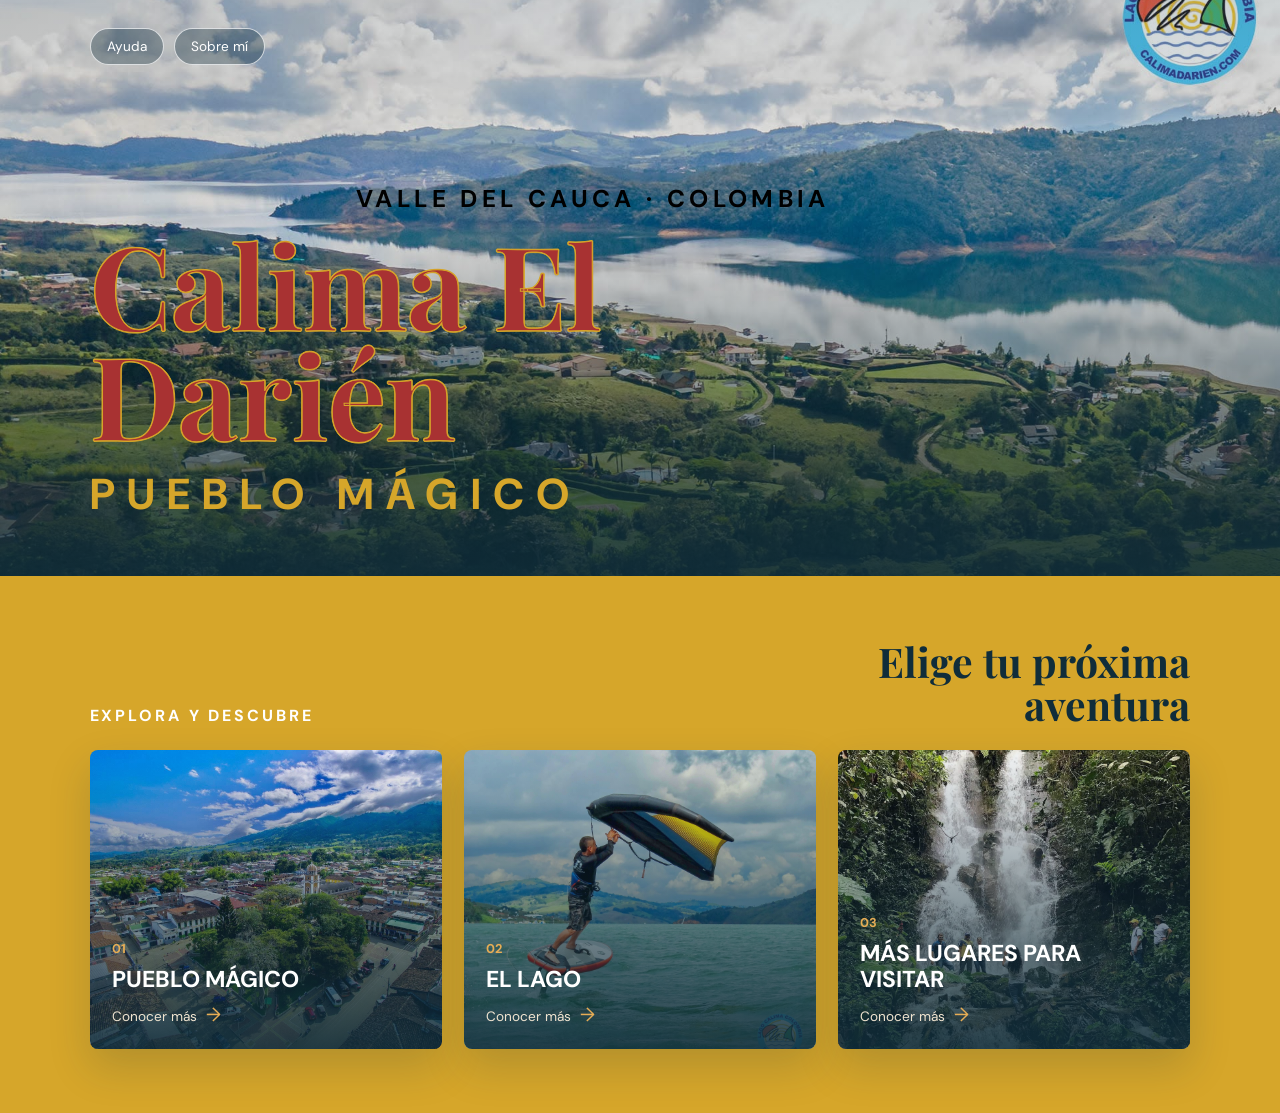
<file: index.html>
<!DOCTYPE html>
<html lang="es">
<head>
	<meta charset="UTF-8">
	<meta name="viewport" content="width=device-width, initial-scale=1.0">
	<meta name="description" content="Descubre Calima El Darién, Pueblo Mágico del Valle del Cauca.">
	<title>Calima El Darién | Pueblo Mágico</title>
	<link rel="preconnect" href="https://fonts.googleapis.com">
	<link rel="preconnect" href="https://fonts.gstatic.com" crossorigin>
	<link href="https://fonts.googleapis.com/css2?family=DM+Sans:wght@400;500;700&family=Playfair+Display:wght@600;700&display=swap" rel="stylesheet">
	<link rel="stylesheet" href="style.css">
</head>
<body>
	<main class="inicio">
		<section class="hero" aria-labelledby="titulo-principal">
			<nav class="navegacion" aria-label="Navegación principal">
				<a href="ayuda.html">Ayuda</a>
				<a href="perfil.html">Sobre mí</a>
			</nav>

			<div class="hero-contenido">
				<p class="etiqueta">Valle del Cauca · Colombia</p>
				<h1 id="titulo-principal">Calima El Darién</h1>
				<p class="hero-subtitulo">PUEBLO MÁGICO</p>
			</div>
		</section>

		<section class="destinos" aria-labelledby="titulo-destinos">
			<div class="seccion-intro">
				<p class="seccion-etiqueta">Explora y descubre</p>
				<h2 id="titulo-destinos">Elige tu próxima aventura</h2>
			</div>

			<div class="tarjetas">
				<a class="tarjeta tarjeta-pueblo" href="pueblomagico.html">
					<span class="tarjeta-capa"></span>
					<span class="tarjeta-contenido">
						<span class="tarjeta-numero">01</span>
						<span class="tarjeta-titulo">PUEBLO MÁGICO</span>
						<span class="tarjeta-enlace">Conocer más <span aria-hidden="true">→</span></span>
					</span>
				</a>
				<a class="tarjeta tarjeta-lago" href="lago.html">
					<span class="tarjeta-capa"></span>
					<span class="tarjeta-contenido">
						<span class="tarjeta-numero">02</span>
						<span class="tarjeta-titulo">EL LAGO</span>
						<span class="tarjeta-enlace">Conocer más <span aria-hidden="true">→</span></span>
					</span>
				</a>
				<a class="tarjeta tarjeta-lugares" href="maslugares.html">
					<span class="tarjeta-capa"></span>
					<span class="tarjeta-contenido">
						<span class="tarjeta-numero">03</span>
						<span class="tarjeta-titulo">MÁS LUGARES PARA VISITAR</span>
						<span class="tarjeta-enlace">Conocer más <span aria-hidden="true">→</span></span>
					</span>
				</a>
			</div>
		</section>
	</main>
</body>
</html>
</file>
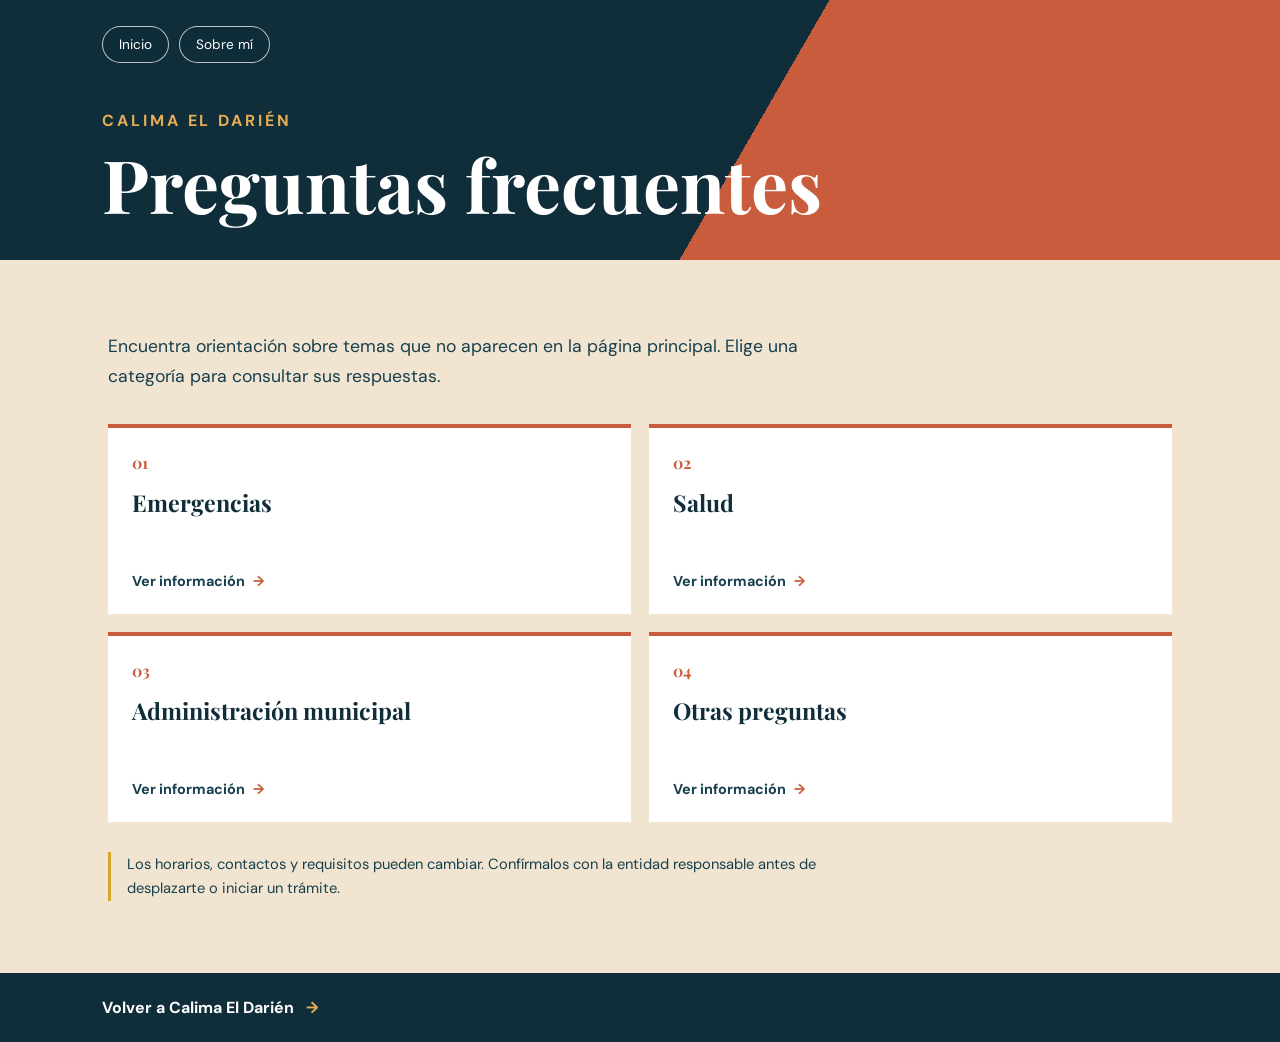
<file: ayuda.html>
<!DOCTYPE html>
<html lang="es">
<head>
	<meta charset="UTF-8">
	<meta name="viewport" content="width=device-width, initial-scale=1.0">
	<meta name="description" content="Resuelve tus dudas sobre emergencias, salud, trámites y servicios en Calima El Darién.">
	<title>Preguntas frecuentes | Calima El Darién</title>
	<link rel="preconnect" href="https://fonts.googleapis.com">
	<link rel="preconnect" href="https://fonts.gstatic.com" crossorigin>
	<link href="https://fonts.googleapis.com/css2?family=DM+Sans:wght@400;500;700&family=Playfair+Display:wght@600;700&display=swap" rel="stylesheet">
	<link rel="stylesheet" href="style.css">
</head>
<body class="pagina-ayuda">
	<header class="ayuda-cabecera">
		<nav class="navegacion ayuda-navegacion" aria-label="Navegación principal">
			<a href="index.html">Inicio</a>
			<a href="perfil.html">Sobre mí</a>
		</nav>
		<div class="ayuda-titulo">
			<p class="seccion-etiqueta">Calima El Darién</p>
			<h1>Preguntas frecuentes</h1>
		</div>
	</header>

	<main class="ayuda-principal">
		<p class="ayuda-intro">Encuentra orientación sobre temas que no aparecen en la página principal. Elige una categoría para consultar sus respuestas.</p>
		<nav class="ayuda-categorias" aria-label="Categorías de preguntas frecuentes">
			<a class="ayuda-categoria" href="EMERGENCIAS.html">
				<span class="ayuda-numero">01</span>
				<span class="ayuda-categoria-titulo">Emergencias</span>
				<span class="ayuda-enlace">Ver información <span aria-hidden="true">→</span></span>
			</a>
			<a class="ayuda-categoria" href="SALUD.html">
				<span class="ayuda-numero">02</span>
				<span class="ayuda-categoria-titulo">Salud</span>
				<span class="ayuda-enlace">Ver información <span aria-hidden="true">→</span></span>
			</a>
			<a class="ayuda-categoria" href="MUNICIPIO.html">
				<span class="ayuda-numero">03</span>
				<span class="ayuda-categoria-titulo">Administración municipal</span>
				<span class="ayuda-enlace">Ver información <span aria-hidden="true">→</span></span>
			</a>
			<a class="ayuda-categoria" href="OTRASPREGUNTAS.html">
				<span class="ayuda-numero">04</span>
				<span class="ayuda-categoria-titulo">Otras preguntas</span>
				<span class="ayuda-enlace">Ver información <span aria-hidden="true">→</span></span>
			</a>
		</nav>
		<p class="ayuda-nota">Los horarios, contactos y requisitos pueden cambiar. Confírmalos con la entidad responsable antes de desplazarte o iniciar un trámite.</p>
	</main>

	<footer class="perfil-pie">
		<a href="index.html">Volver a Calima El Darién <span aria-hidden="true">→</span></a>
	</footer>
</body>
</html>
</file>
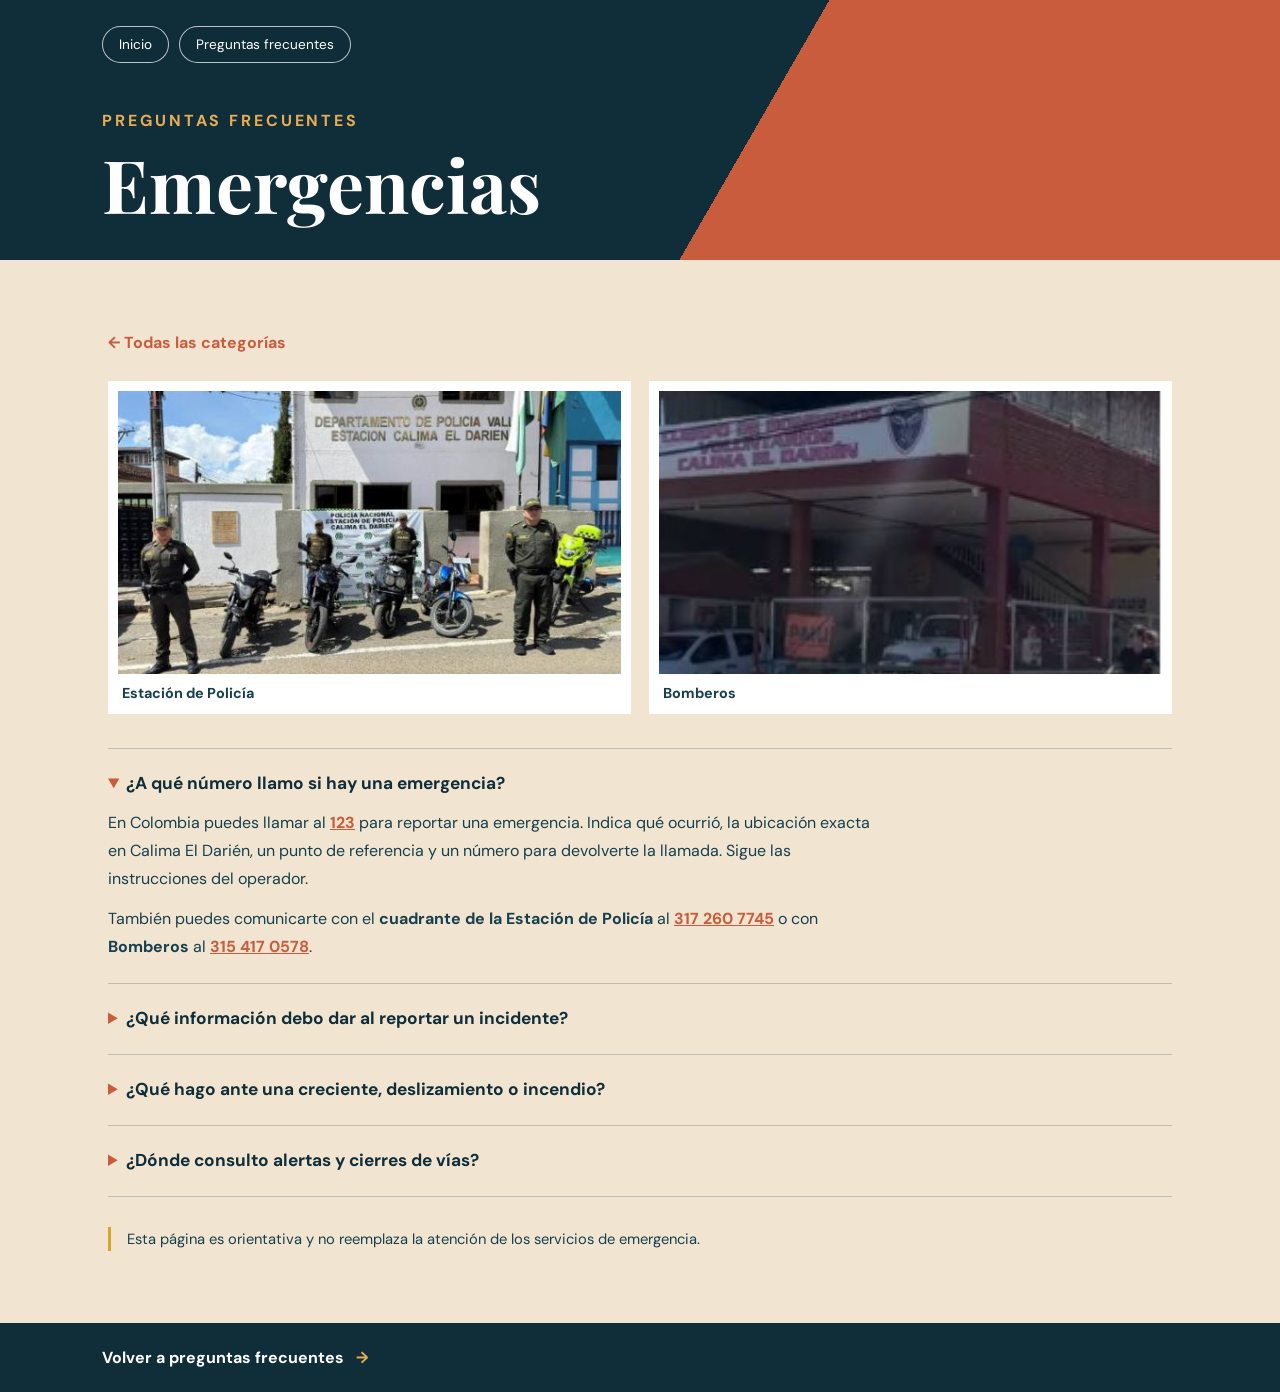
<file: EMERGENCIAS.html>
<!DOCTYPE html>
<html lang="es">
<head>
	<meta charset="UTF-8">
	<meta name="viewport" content="width=device-width, initial-scale=1.0">
	<meta name="description" content="Orientación para actuar ante emergencias en Calima El Darién.">
	<title>Emergencias | Calima El Darién</title>
	<link rel="preconnect" href="https://fonts.googleapis.com">
	<link rel="preconnect" href="https://fonts.gstatic.com" crossorigin>
	<link href="https://fonts.googleapis.com/css2?family=DM+Sans:wght@400;500;700&family=Playfair+Display:wght@600;700&display=swap" rel="stylesheet">
	<link rel="stylesheet" href="style.css">
</head>
<body class="pagina-ayuda">
	<header class="ayuda-cabecera">
		<nav class="navegacion ayuda-navegacion" aria-label="Navegación principal">
			<a href="index.html">Inicio</a>
			<a href="ayuda.html">Preguntas frecuentes</a>
		</nav>
		<div class="ayuda-titulo">
			<p class="seccion-etiqueta">Preguntas frecuentes</p>
			<h1>Emergencias</h1>
		</div>
	</header>
	<main class="ayuda-principal">
		<a class="faq-volver" href="ayuda.html">← Todas las categorías</a>
		<div class="ayuda-imagenes" aria-label="Servicios de emergencia de Calima El Darién">
			<figure class="ayuda-imagen-ficha">
				<img src="IMG/POLICIA.jpg" alt="Estación de Policía de Calima El Darién">
				<figcaption>Estación de Policía</figcaption>
			</figure>
			<figure class="ayuda-imagen-ficha">
				<img src="IMG/BOMBEROS.PNG" alt="Servicio de Bomberos de Calima El Darién">
				<figcaption>Bomberos</figcaption>
			</figure>
		</div>
		<section class="faq-lista" aria-label="Preguntas frecuentes sobre emergencias">
			<details class="faq-item" open>
				<summary>¿A qué número llamo si hay una emergencia?</summary>
				<p>En Colombia puedes llamar al <a href="tel:123">123</a> para reportar una emergencia. Indica qué ocurrió, la ubicación exacta en Calima El Darién, un punto de referencia y un número para devolverte la llamada. Sigue las instrucciones del operador.</p>
				<p>También puedes comunicarte con el <strong>cuadrante de la Estación de Policía</strong> al <a href="tel:3172607745">317 260 7745</a> o con <strong>Bomberos</strong> al <a href="tel:3154170578">315 417 0578</a>.</p>
			</details>
			<details class="faq-item">
				<summary>¿Qué información debo dar al reportar un incidente?</summary>
				<p>Describe el tipo de incidente, cuántas personas podrían necesitar ayuda, si hay riesgos adicionales y cómo llegar al lugar. No cuelgues hasta que el operador te lo indique y evita difundir datos sin confirmar.</p>
			</details>
			<details class="faq-item">
				<summary>¿Qué hago ante una creciente, deslizamiento o incendio?</summary>
				<p>Aléjate de la zona de riesgo y dirígete a un lugar seguro sin cruzar corrientes de agua ni acercarte al fuego. Llama al 123 y atiende las indicaciones de las autoridades. No regreses al área hasta que confirmen que es seguro.</p>
			</details>
			<details class="faq-item">
				<summary>¿Dónde consulto alertas y cierres de vías?</summary>
				<p>Consulta los avisos de la Alcaldía de Calima El Darién y de las autoridades de gestión del riesgo o tránsito. Antes de viajar, confirma el estado de la ruta por canales oficiales; las condiciones pueden cambiar rápidamente.</p>
			</details>
		</section>
		<p class="ayuda-nota">Esta página es orientativa y no reemplaza la atención de los servicios de emergencia.</p>
	</main>
	<footer class="perfil-pie"><a href="ayuda.html">Volver a preguntas frecuentes <span aria-hidden="true">→</span></a></footer>
</body>
</html>
</file>
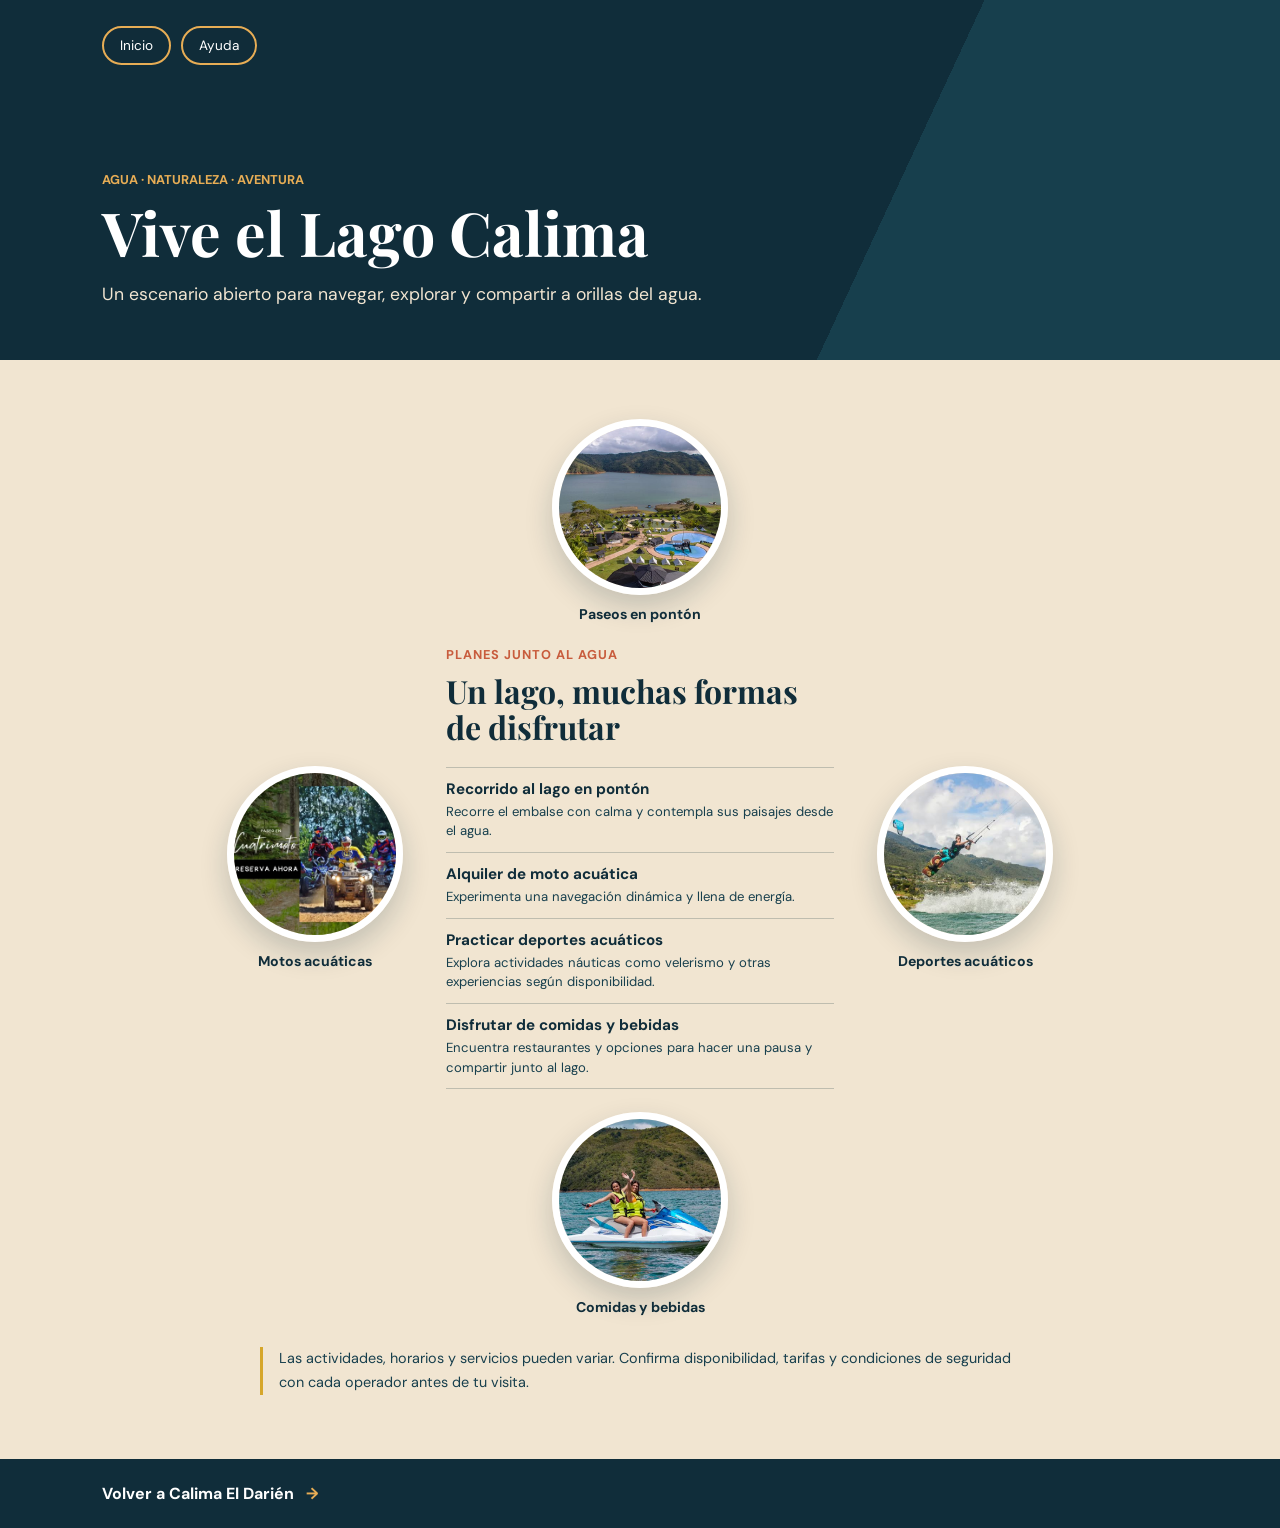
<file: lago.html>
<!DOCTYPE html>
<html lang="es">
<head>
	<meta charset="UTF-8">
	<meta name="viewport" content="width=device-width, initial-scale=1.0">
	<meta name="description" content="Disfruta paseos en pontón, deportes acuáticos, motos acuáticas y gastronomía junto al Lago Calima.">
	<title>Experiencias en el Lago Calima</title>
	<link rel="preconnect" href="https://fonts.googleapis.com">
	<link rel="preconnect" href="https://fonts.gstatic.com" crossorigin>
	<link href="https://fonts.googleapis.com/css2?family=DM+Sans:wght@400;500;700&family=Playfair+Display:wght@600;700&display=swap" rel="stylesheet">
	<link rel="stylesheet" href="style.css">
</head>
<body class="pagina-lago">
	<header class="lago-cabecera">
		<nav class="navegacion lago-navegacion" aria-label="Navegación principal">
			<a href="index.html">Inicio</a>
			<a href="ayuda.html">Ayuda</a>
		</nav>
		<div class="lago-titulo">
			<p class="lago-etiqueta">Agua · Naturaleza · Aventura</p>
			<h1>Vive el Lago Calima</h1>
			<p>Un escenario abierto para navegar, explorar y compartir a orillas del agua.</p>
		</div>
	</header>

	<main class="lago-principal">
		<section class="lago-experiencias" aria-label="Actividades y experiencias en el Lago Calima">
			<figure class="lago-foto lago-foto-ponton">
				<img src="IMG/HACER1.jpg" alt="Paseo en pontón por el Lago Calima">
				<figcaption>Paseos en pontón</figcaption>
			</figure>
			<figure class="lago-foto lago-foto-moto">
				<img src="IMG/HACER2.webp" alt="Recorrido en moto acuática sobre el lago">
				<figcaption>Motos acuáticas</figcaption>
			</figure>
			<section class="lago-actividades" aria-labelledby="lago-planes-titulo">
				<p class="lago-sobrelinea">Planes junto al agua</p>
				<h2 id="lago-planes-titulo">Un lago, muchas formas de disfrutar</h2>
				<ul>
					<li><strong>Recorrido al lago en pontón</strong><span>Recorre el embalse con calma y contempla sus paisajes desde el agua.</span></li>
					<li><strong>Alquiler de moto acuática</strong><span>Experimenta una navegación dinámica y llena de energía.</span></li>
					<li><strong>Practicar deportes acuáticos</strong><span>Explora actividades náuticas como velerismo y otras experiencias según disponibilidad.</span></li>
					<li><strong>Disfrutar de comidas y bebidas</strong><span>Encuentra restaurantes y opciones para hacer una pausa y compartir junto al lago.</span></li>
				</ul>
			</section>
			<figure class="lago-foto lago-foto-deportes">
				<img src="IMG/HACER3.jfif" alt="Deportes acuáticos y navegación en el Lago Calima">
				<figcaption>Deportes acuáticos</figcaption>
			</figure>
			<figure class="lago-foto lago-foto-gastronomia">
				<img src="IMG/HACER4.jfif" alt="Comida y opciones para compartir cerca del lago">
				<figcaption>Comidas y bebidas</figcaption>
			</figure>
		</section>
		<p class="lago-recomendacion">Las actividades, horarios y servicios pueden variar. Confirma disponibilidad, tarifas y condiciones de seguridad con cada operador antes de tu visita.</p>
	</main>

	<footer class="perfil-pie">
		<a href="index.html">Volver a Calima El Darién <span aria-hidden="true">→</span></a>
	</footer>
</body>
</html>
</file>
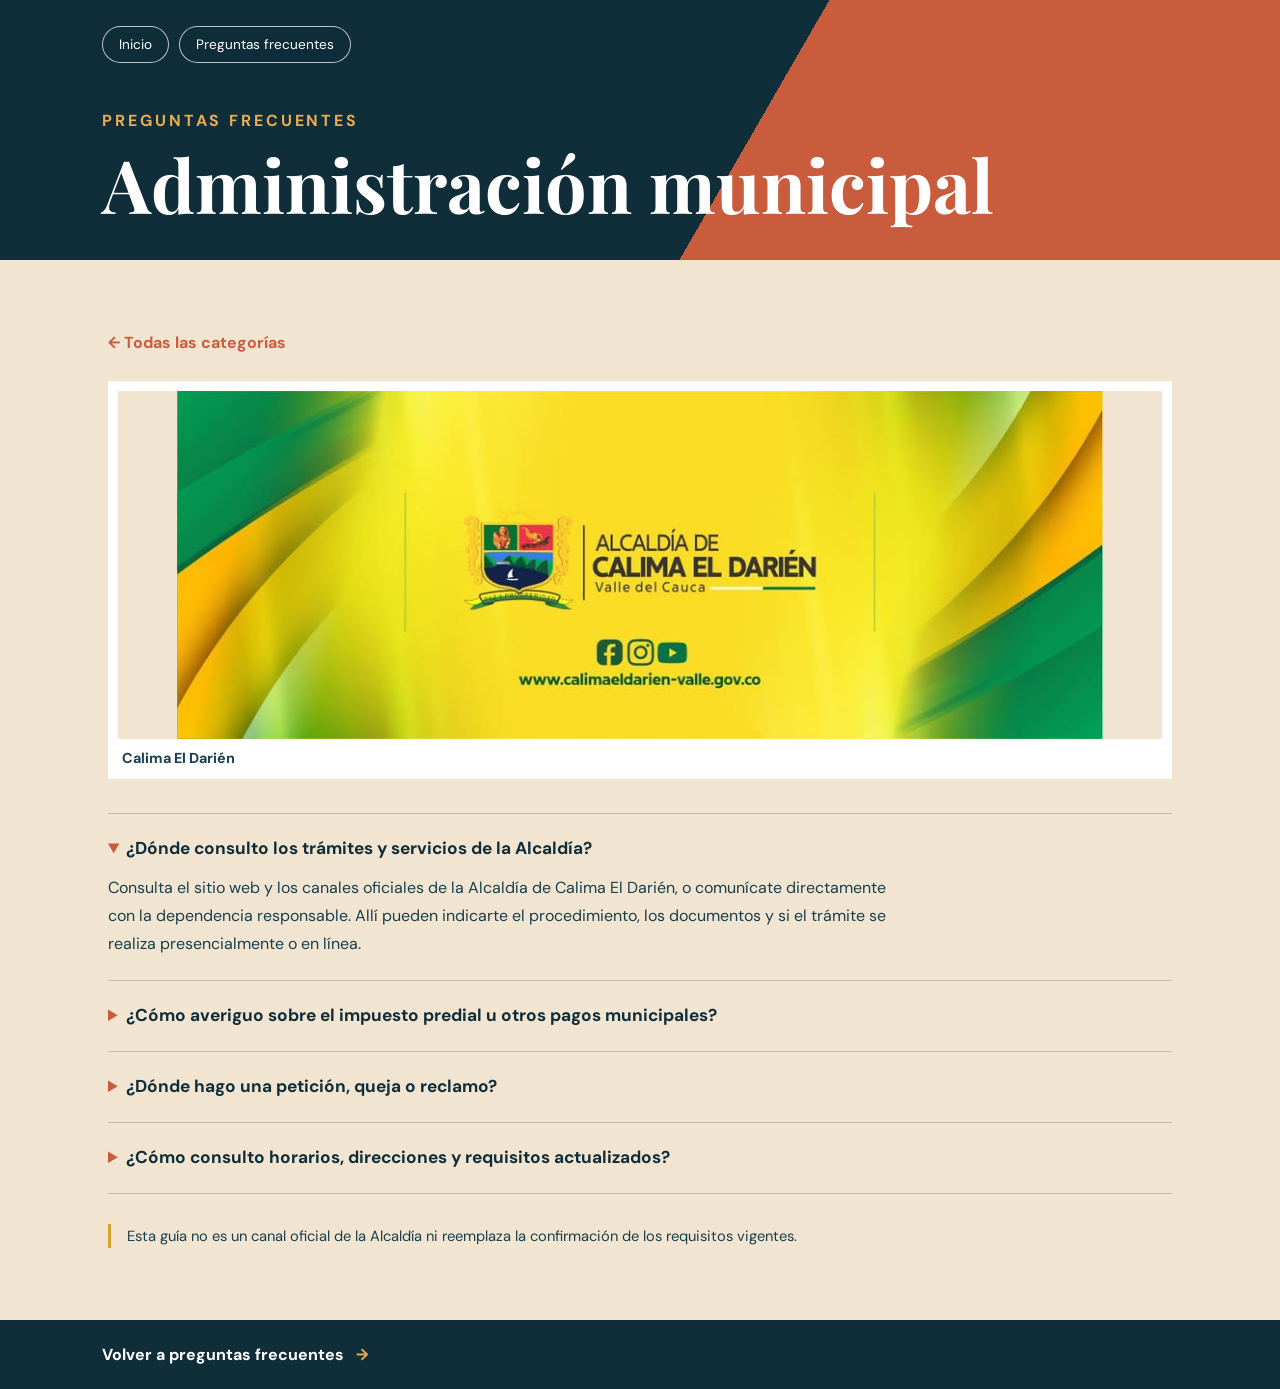
<file: MUNICIPIO.html>
<!DOCTYPE html>
<html lang="es">
<head>
	<meta charset="UTF-8">
	<meta name="viewport" content="width=device-width, initial-scale=1.0">
	<meta name="description" content="Orientación para realizar consultas y trámites ante la administración municipal de Calima El Darién.">
	<title>Administración municipal | Calima El Darién</title>
	<link rel="preconnect" href="https://fonts.googleapis.com">
	<link rel="preconnect" href="https://fonts.gstatic.com" crossorigin>
	<link href="https://fonts.googleapis.com/css2?family=DM+Sans:wght@400;500;700&family=Playfair+Display:wght@600;700&display=swap" rel="stylesheet">
	<link rel="stylesheet" href="style.css">
</head>
<body class="pagina-ayuda">
	<header class="ayuda-cabecera">
		<nav class="navegacion ayuda-navegacion" aria-label="Navegación principal">
			<a href="index.html">Inicio</a>
			<a href="ayuda.html">Preguntas frecuentes</a>
		</nav>
		<div class="ayuda-titulo">
			<p class="seccion-etiqueta">Preguntas frecuentes</p>
			<h1>Administración municipal</h1>
		</div>
	</header>
	<main class="ayuda-principal">
		<a class="faq-volver" href="ayuda.html">← Todas las categorías</a>
		<div class="ayuda-imagenes" aria-label="Escudo del municipio">
			<figure class="ayuda-imagen-ficha ayuda-imagen-escudo">
				<img src="IMG/ESCUDO.jpg" alt="Escudo de Calima El Darién">
				<figcaption>Calima El Darién</figcaption>
			</figure>
		</div>
		<section class="faq-lista" aria-label="Preguntas frecuentes sobre la administración municipal">
			<details class="faq-item" open>
				<summary>¿Dónde consulto los trámites y servicios de la Alcaldía?</summary>
				<p>Consulta el sitio web y los canales oficiales de la Alcaldía de Calima El Darién, o comunícate directamente con la dependencia responsable. Allí pueden indicarte el procedimiento, los documentos y si el trámite se realiza presencialmente o en línea.</p>
			</details>
			<details class="faq-item">
				<summary>¿Cómo averiguo sobre el impuesto predial u otros pagos municipales?</summary>
				<p>Solicita la información a la dependencia de Hacienda municipal por un canal oficial. Antes de pagar, confirma el concepto, el periodo, el valor, los medios autorizados y que el recibo corresponda al municipio. No consignes dinero en cuentas enviadas por fuentes no verificadas.</p>
			</details>
			<details class="faq-item">
				<summary>¿Dónde hago una petición, queja o reclamo?</summary>
				<p>Presenta una petición por los canales de atención o de correspondencia oficial de la Alcaldía. Describe claramente lo que solicitas, incluye tus datos de contacto y conserva el número de radicado para consultar la respuesta.</p>
			</details>
			<details class="faq-item">
				<summary>¿Cómo consulto horarios, direcciones y requisitos actualizados?</summary>
				<p>Verifica esa información directamente con la Alcaldía antes de acudir. Los horarios, responsables y documentos exigidos pueden cambiar y dependen del trámite o de la oficina.</p>
			</details>
		</section>
		<p class="ayuda-nota">Esta guía no es un canal oficial de la Alcaldía ni reemplaza la confirmación de los requisitos vigentes.</p>
	</main>
	<footer class="perfil-pie"><a href="ayuda.html">Volver a preguntas frecuentes <span aria-hidden="true">→</span></a></footer>
</body>
</html>
</file>
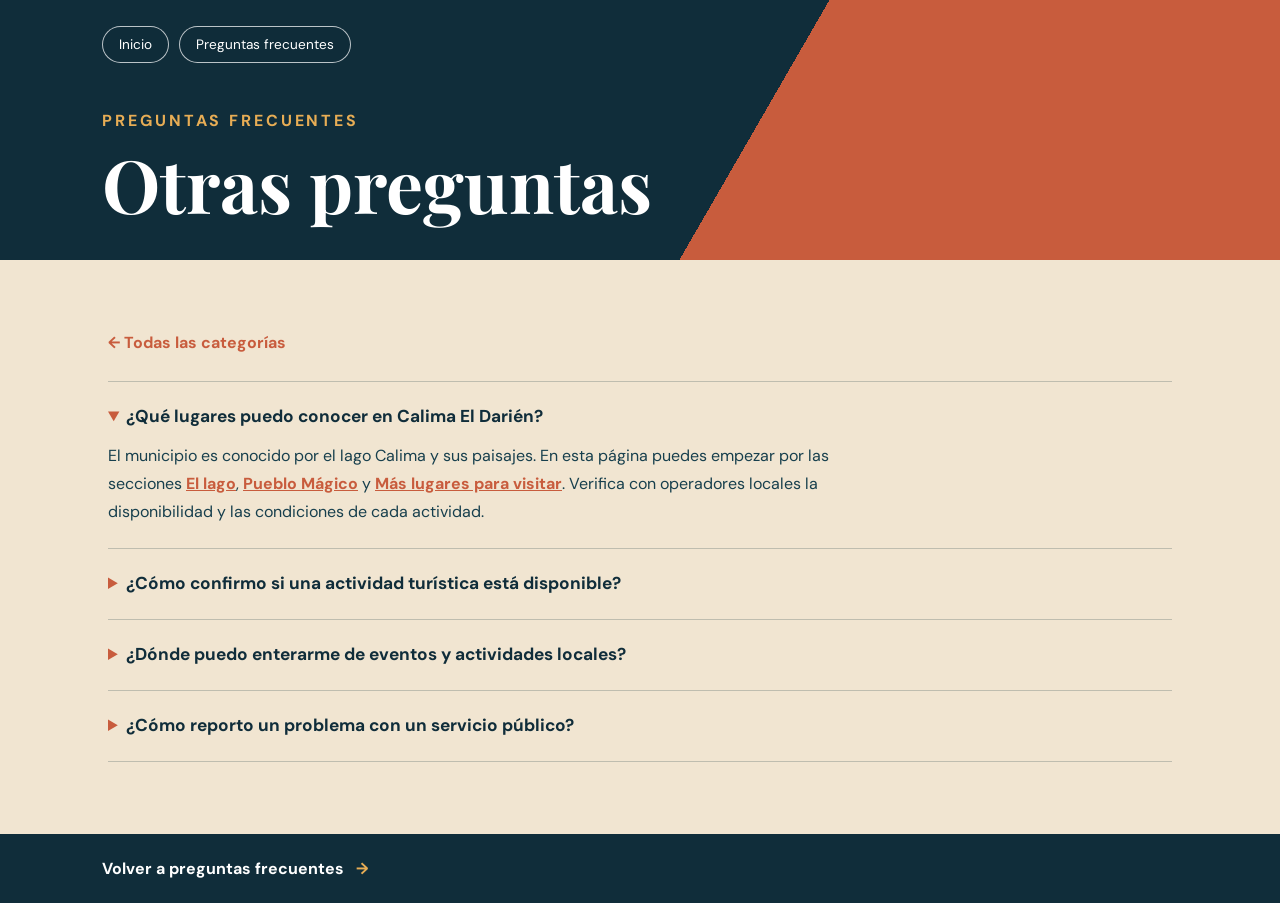
<file: OTRASPREGUNTAS.html>
<!DOCTYPE html>
<html lang="es">
<head>
	<meta charset="UTF-8">
	<meta name="viewport" content="width=device-width, initial-scale=1.0">
	<meta name="description" content="Respuestas útiles para visitar y conocer Calima El Darién.">
	<title>Otras preguntas | Calima El Darién</title>
	<link rel="preconnect" href="https://fonts.googleapis.com">
	<link rel="preconnect" href="https://fonts.gstatic.com" crossorigin>
	<link href="https://fonts.googleapis.com/css2?family=DM+Sans:wght@400;500;700&family=Playfair+Display:wght@600;700&display=swap" rel="stylesheet">
	<link rel="stylesheet" href="style.css">
</head>
<body class="pagina-ayuda">
	<header class="ayuda-cabecera">
		<nav class="navegacion ayuda-navegacion" aria-label="Navegación principal">
			<a href="index.html">Inicio</a>
			<a href="ayuda.html">Preguntas frecuentes</a>
		</nav>
		<div class="ayuda-titulo">
			<p class="seccion-etiqueta">Preguntas frecuentes</p>
			<h1>Otras preguntas</h1>
		</div>
	</header>
	<main class="ayuda-principal">
		<a class="faq-volver" href="ayuda.html">← Todas las categorías</a>
		<section class="faq-lista" aria-label="Otras preguntas frecuentes sobre Calima El Darién">
			<details class="faq-item" open>
				<summary>¿Qué lugares puedo conocer en Calima El Darién?</summary>
				<p>El municipio es conocido por el lago Calima y sus paisajes. En esta página puedes empezar por las secciones <a href="lago.html">El lago</a>, <a href="pueblomagico.html">Pueblo Mágico</a> y <a href="maslugares.html">Más lugares para visitar</a>. Verifica con operadores locales la disponibilidad y las condiciones de cada actividad.</p>
			</details>
			<details class="faq-item">
				<summary>¿Cómo confirmo si una actividad turística está disponible?</summary>
				<p>Contacta directamente al prestador de la actividad y confirma horarios, precios, punto de encuentro, equipo incluido y condiciones por clima. Para actividades en el lago, sigue las instrucciones de seguridad y las indicaciones de las autoridades.</p>
			</details>
			<details class="faq-item">
				<summary>¿Dónde puedo enterarme de eventos y actividades locales?</summary>
				<p>Consulta los canales oficiales de la Alcaldía y de las entidades de cultura y turismo del municipio. Confirma fecha y lugar con el organizador, especialmente antes de desplazarte.</p>
			</details>
			<details class="faq-item">
				<summary>¿Cómo reporto un problema con un servicio público?</summary>
				<p>Comunícate con la empresa prestadora correspondiente y solicita un número de reporte. Si no sabes cuál es, consulta a la Alcaldía por sus canales oficiales. En una situación que ponga a alguien en riesgo inmediato, llama al 123.</p>
			</details>
		</section>
	</main>
	<footer class="perfil-pie"><a href="ayuda.html">Volver a preguntas frecuentes <span aria-hidden="true">→</span></a></footer>
</body>
</html>
</file>
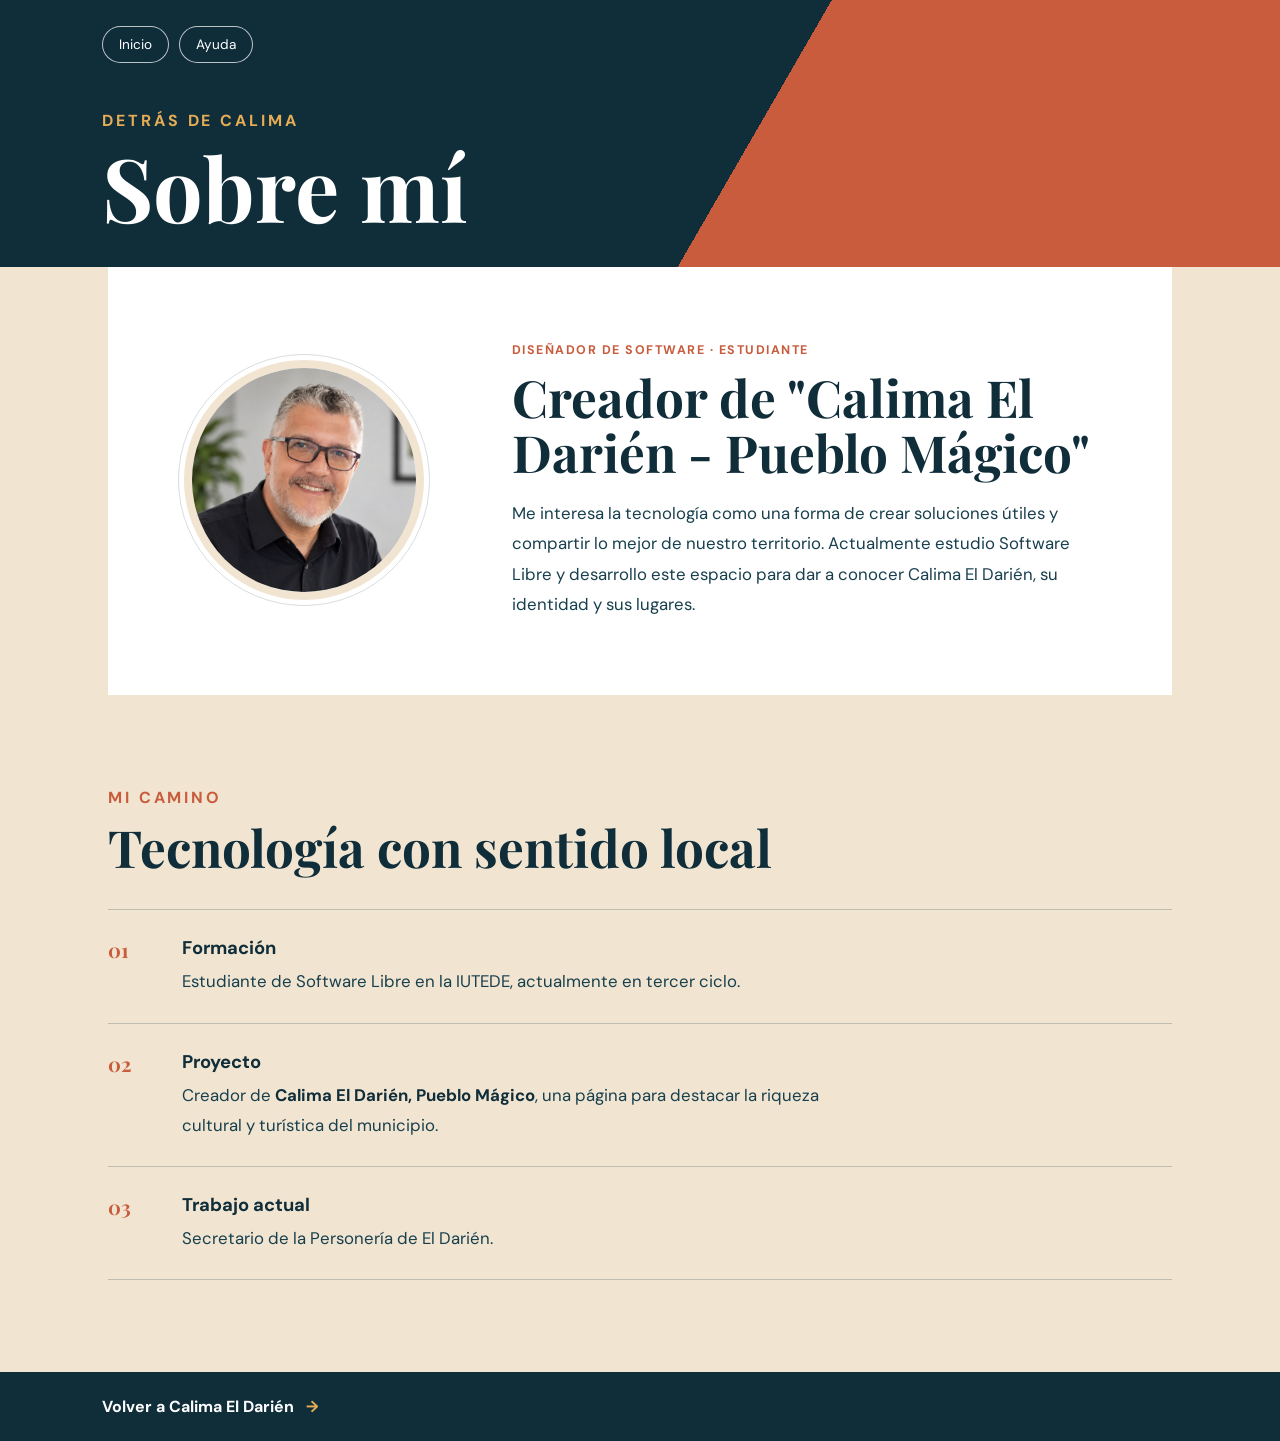
<file: perfil.html>
<!DOCTYPE html>
<html lang="es">
<head>
	<meta charset="UTF-8">
	<meta name="viewport" content="width=device-width, initial-scale=1.0">
	<meta name="description" content="Conoce al creador de Calima El Darién, Pueblo Mágico.">
	<title>Sobre mí | Calima El Darién</title>
	<link rel="preconnect" href="https://fonts.googleapis.com">
	<link rel="preconnect" href="https://fonts.gstatic.com" crossorigin>
	<link href="https://fonts.googleapis.com/css2?family=DM+Sans:wght@400;500;700&family=Playfair+Display:wght@600;700&display=swap" rel="stylesheet">
	<link rel="stylesheet" href="style.css">
</head>
<body class="pagina-perfil">
	<header class="perfil-cabecera">
		<nav class="navegacion perfil-navegacion" aria-label="Navegación principal">
			<a href="index.html">Inicio</a>
			<a href="ayuda.html">Ayuda</a>
		</nav>
		<div class="perfil-titulo">
			<p class="seccion-etiqueta">Detrás de Calima</p>
			<h1>Sobre mí</h1>
		</div>
	</header>

	<main class="perfil-principal">
		<section class="perfil-presentacion" aria-labelledby="perfil-nombre">
			<img class="perfil-avatar" src="IMG/FOTOPERFIL.png" alt="Foto de perfil del creador de Calima El Darién">
			<div class="perfil-resumen">
				<p class="perfil-rol">Diseñador de software · Estudiante</p>
				<h2 id="perfil-nombre">Creador de "Calima El Darién - Pueblo Mágico"</h2>
				<p class="perfil-descripcion">Me interesa la tecnología como una forma de crear soluciones útiles y compartir lo mejor de nuestro territorio. Actualmente estudio Software Libre y desarrollo este espacio para dar a conocer Calima El Darién, su identidad y sus lugares.</p>
			</div>
		</section>

		<section class="perfil-trayectoria" aria-labelledby="titulo-trayectoria">
			<div class="perfil-intro-seccion">
				<p class="seccion-etiqueta">Mi camino</p>
				<h2 id="titulo-trayectoria">Tecnología con sentido local</h2>
			</div>
			<div class="perfil-detalles">
				<article class="perfil-detalle">
					<span class="perfil-numero" aria-hidden="true">01</span>
					<div>
						<h3>Formación</h3>
						<p>Estudiante de Software Libre en la IUTEDE, actualmente en tercer ciclo.</p>
					</div>
				</article>
				<article class="perfil-detalle">
					<span class="perfil-numero" aria-hidden="true">02</span>
					<div>
						<h3>Proyecto</h3>
						<p>Creador de <strong>Calima El Darién, Pueblo Mágico</strong>, una página para destacar la riqueza cultural y turística del municipio.</p>
					</div>
				</article>
				<article class="perfil-detalle">
					<span class="perfil-numero" aria-hidden="true">03</span>
					<div>
						<h3>Trabajo actual</h3>
						<p>Secretario de la Personería de El Darién.</p>
					</div>
				</article>
			</div>
		</section>
	</main>

	<footer class="perfil-pie">
		<a href="index.html">Volver a Calima El Darién <span aria-hidden="true">→</span></a>
	</footer>
</body>
</html>
</file>
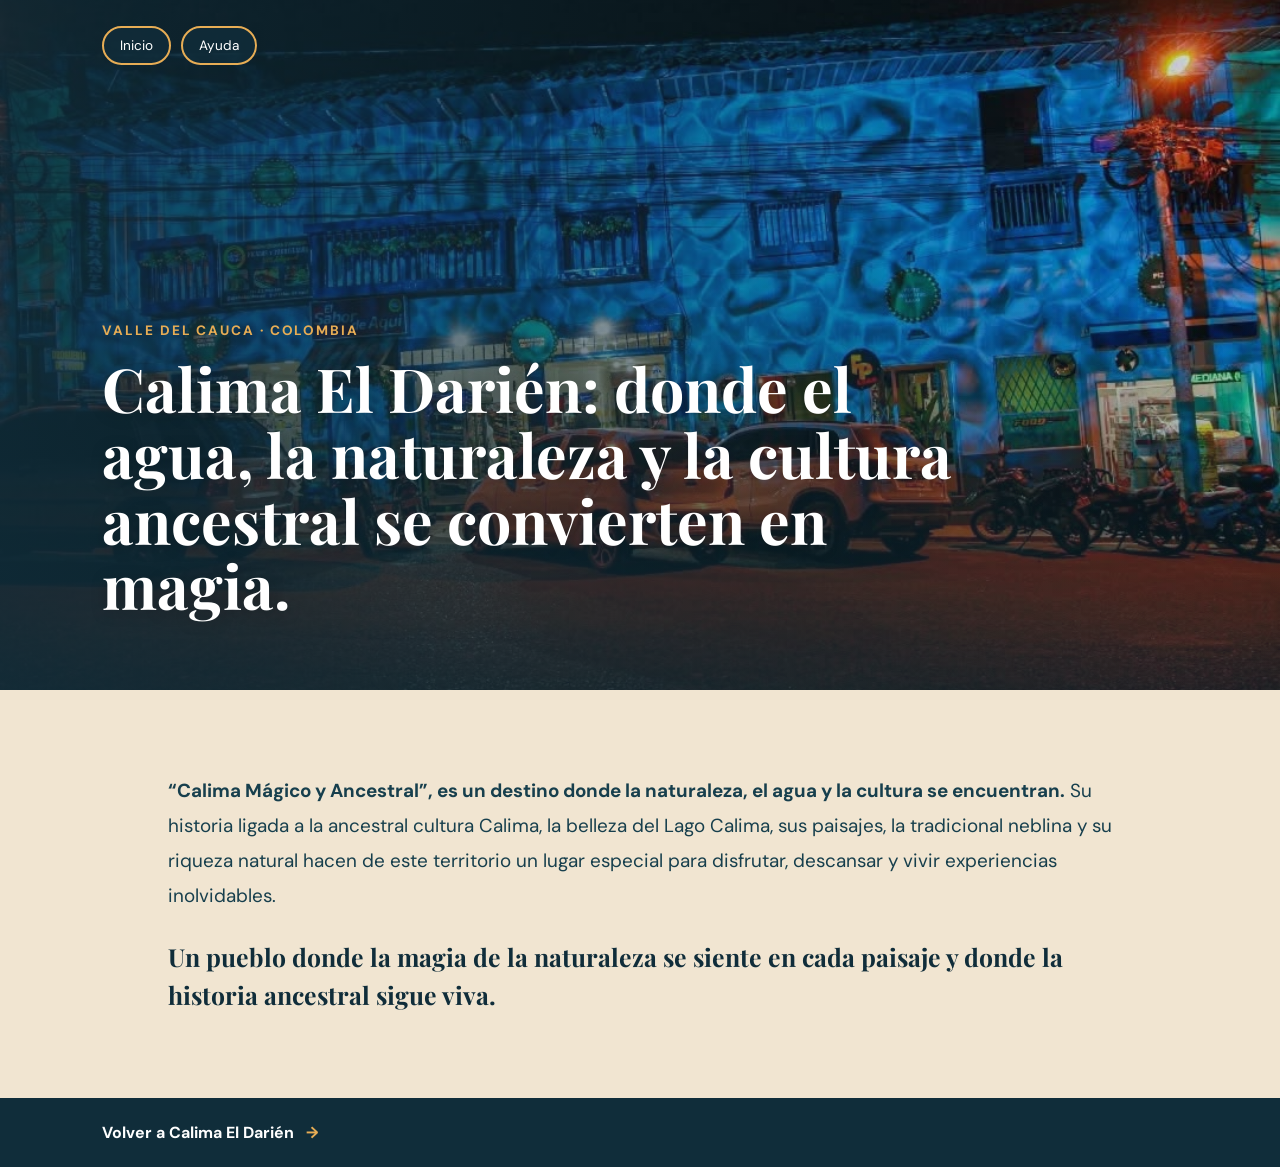
<file: pueblomagico.html>
<!DOCTYPE html>
<html lang="es">
<head>
	<meta charset="UTF-8">
	<meta name="viewport" content="width=device-width, initial-scale=1.0">
	<meta name="description" content="Conoce por qué Calima El Darién es un destino mágico de naturaleza, agua y cultura ancestral.">
	<title>Calima Mágico y Ancestral | Calima El Darién</title>
	<link rel="preconnect" href="https://fonts.googleapis.com">
	<link rel="preconnect" href="https://fonts.gstatic.com" crossorigin>
	<link href="https://fonts.googleapis.com/css2?family=DM+Sans:wght@400;500;700&family=Playfair+Display:wght@600;700&display=swap" rel="stylesheet">
	<link rel="stylesheet" href="style.css">
</head>
<body class="pagina-pueblo">
	<main>
		<section class="pueblo-portada" aria-labelledby="titulo-pueblo-magico">
			<img class="pueblo-portada-imagen" src="IMG/MAGICO.jpg" alt="Paisaje de Calima El Darién, donde se encuentran el agua y la naturaleza">
			<div class="pueblo-portada-capa" aria-hidden="true"></div>
			<nav class="navegacion pueblo-navegacion" aria-label="Navegación principal">
				<a href="index.html">Inicio</a>
				<a href="ayuda.html">Ayuda</a>
			</nav>
			<div class="pueblo-portada-contenido">
				<p class="pueblo-etiqueta">Valle del Cauca · Colombia</p>
				<h1 id="titulo-pueblo-magico">Calima El Darién: donde el agua, la naturaleza y la cultura ancestral se convierten en magia.</h1>
			</div>
		</section>

		<section class="pueblo-relato" aria-label="Por qué Calima El Darién es un pueblo mágico">
			<p><strong>“Calima Mágico y Ancestral”, es un destino donde la naturaleza, el agua y la cultura se encuentran.</strong> Su historia ligada a la ancestral cultura Calima, la belleza del Lago Calima, sus paisajes, la tradicional neblina y su riqueza natural hacen de este territorio un lugar especial para disfrutar, descansar y vivir experiencias inolvidables.</p>
			<p><strong>Un pueblo donde la magia de la naturaleza se siente en cada paisaje y donde la historia ancestral sigue viva.</strong></p>
		</section>
	</main>
	<footer class="perfil-pie">
		<a href="index.html">Volver a Calima El Darién <span aria-hidden="true">→</span></a>
	</footer>
</body>
</html>
</file>
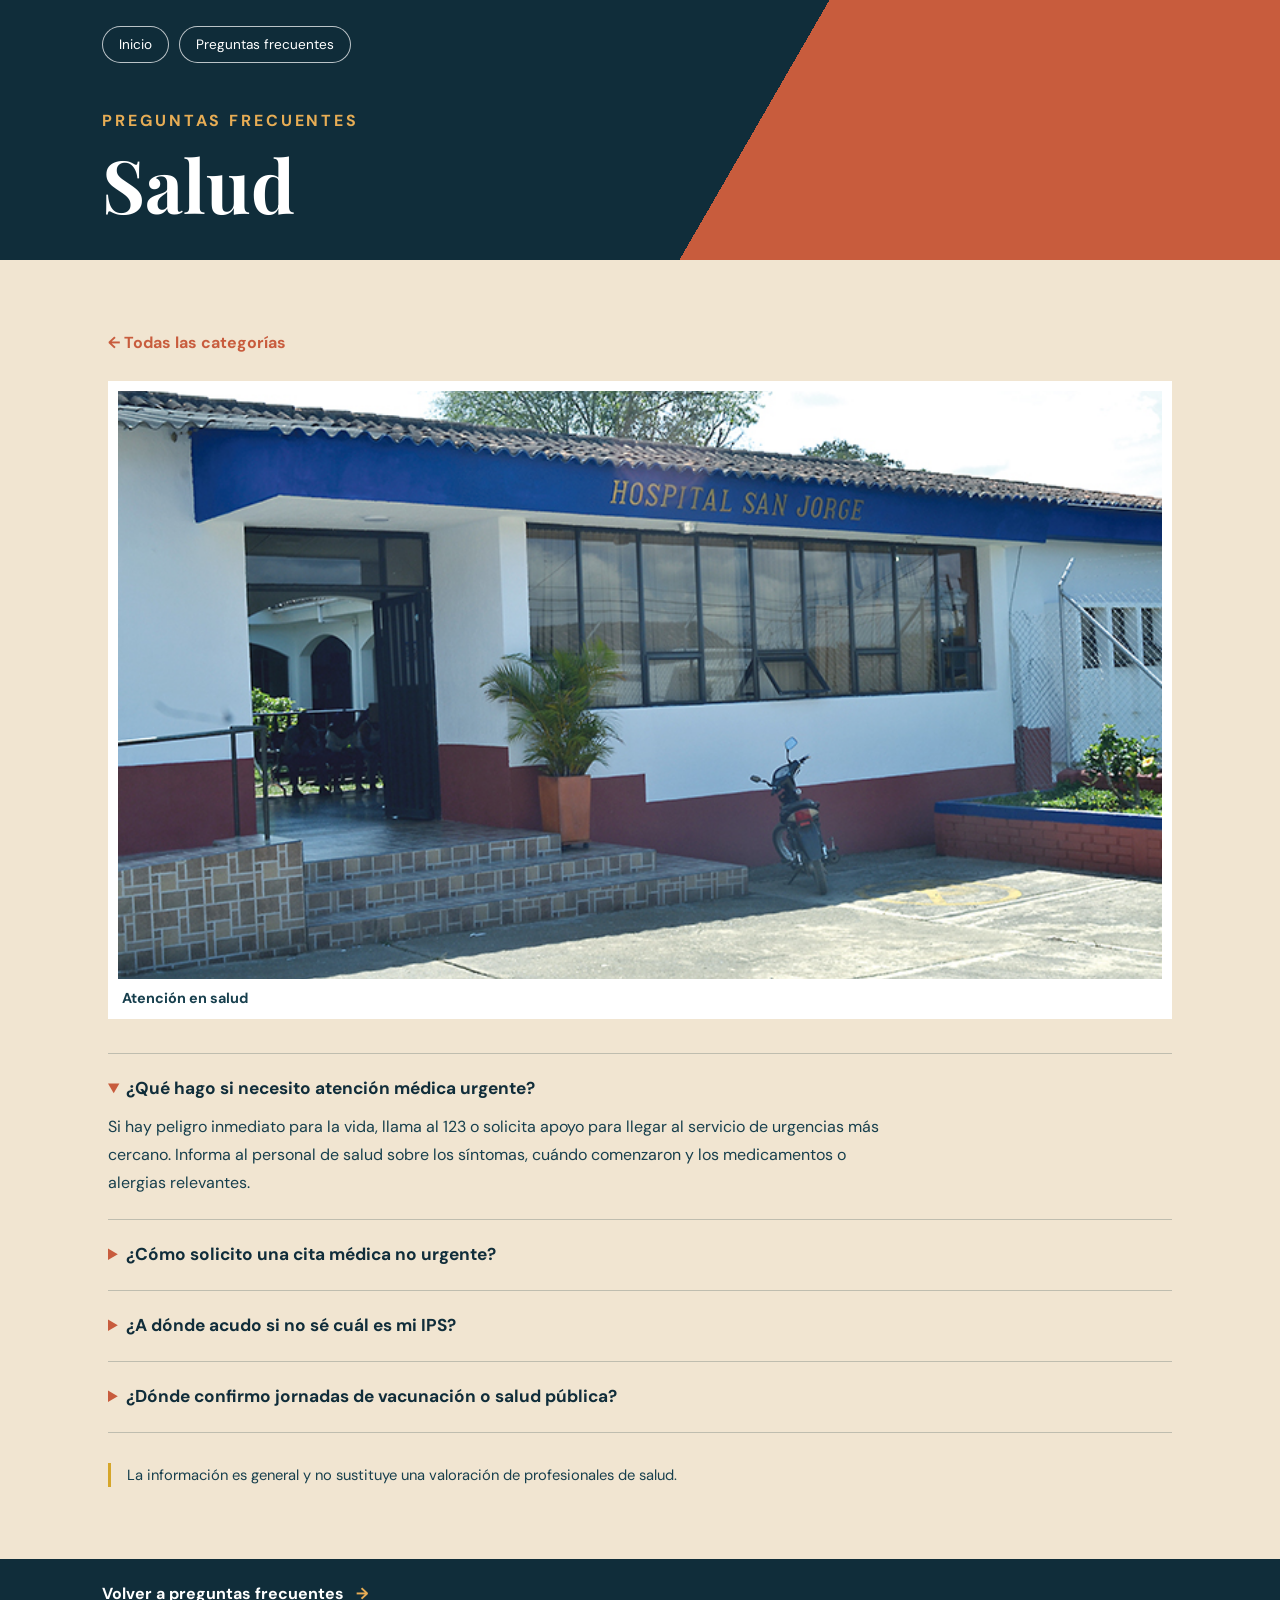
<file: SALUD.html>
<!DOCTYPE html>
<html lang="es">
<head>
	<meta charset="UTF-8">
	<meta name="viewport" content="width=device-width, initial-scale=1.0">
	<meta name="description" content="Orientación general sobre servicios de salud para habitantes y visitantes de Calima El Darién.">
	<title>Salud | Calima El Darién</title>
	<link rel="preconnect" href="https://fonts.googleapis.com">
	<link rel="preconnect" href="https://fonts.gstatic.com" crossorigin>
	<link href="https://fonts.googleapis.com/css2?family=DM+Sans:wght@400;500;700&family=Playfair+Display:wght@600;700&display=swap" rel="stylesheet">
	<link rel="stylesheet" href="style.css">
</head>
<body class="pagina-ayuda">
	<header class="ayuda-cabecera">
		<nav class="navegacion ayuda-navegacion" aria-label="Navegación principal">
			<a href="index.html">Inicio</a>
			<a href="ayuda.html">Preguntas frecuentes</a>
		</nav>
		<div class="ayuda-titulo">
			<p class="seccion-etiqueta">Preguntas frecuentes</p>
			<h1>Salud</h1>
		</div>
	</header>
	<main class="ayuda-principal">
		<a class="faq-volver" href="ayuda.html">← Todas las categorías</a>
		<div class="ayuda-imagenes" aria-label="Servicio de salud de Calima El Darién">
			<figure class="ayuda-imagen-ficha">
				<img src="IMG/HOSPITAL.jpg" alt="E.S.E.Hospital San Jorge Calima El Darién">
				<figcaption>Atención en salud</figcaption>
			</figure>
		</div>
		<section class="faq-lista" aria-label="Preguntas frecuentes sobre salud">
			<details class="faq-item" open>
				<summary>¿Qué hago si necesito atención médica urgente?</summary>
				<p>Si hay peligro inmediato para la vida, llama al 123 o solicita apoyo para llegar al servicio de urgencias más cercano. Informa al personal de salud sobre los síntomas, cuándo comenzaron y los medicamentos o alergias relevantes.</p>
			</details>
			<details class="faq-item">
				<summary>¿Cómo solicito una cita médica no urgente?</summary>
				<p>Comunícate con tu EPS por sus canales oficiales o consulta en tu IPS asignada cómo pedir la cita. Ten a mano tu documento de identidad y confirma si necesitas autorización, orden médica o algún requisito antes de desplazarte.</p>
			</details>
			<details class="faq-item">
				<summary>¿A dónde acudo si no sé cuál es mi IPS?</summary>
				<p>Consulta a tu EPS usando el número o portal que aparece en sus canales oficiales. También puedes verificar tu afiliación en los servicios de consulta del Ministerio de Salud. Si se trata de una urgencia, busca atención de inmediato y no esperes a resolver una duda administrativa.</p>
			</details>
			<details class="faq-item">
				<summary>¿Dónde confirmo jornadas de vacunación o salud pública?</summary>
				<p>Revisa los comunicados de la Alcaldía y de la Secretaría de Salud municipal o departamental. Confirma fecha, lugar, población convocada y documentos requeridos, porque las jornadas pueden cambiar.</p>
			</details>
		</section>
		<p class="ayuda-nota">La información es general y no sustituye una valoración de profesionales de salud.</p>
	</main>
	<footer class="perfil-pie"><a href="ayuda.html">Volver a preguntas frecuentes <span aria-hidden="true">→</span></a></footer>
</body>
</html>
</file>
<file: style.css>
:root {
	--azul-noche: #102d3a;
	--azul-profundo: #173f4d;
	--marfil: #d6a62a;
	--arena: #f1e5d1;
	--terracota: #c85c3d;
	--rojo: #a83232;
	--dorado: #e7ad55;
	--mostaza: #d6a62a;
	--blanco: #ffffff;
	--sombra: 0 18px 42px rgba(16, 45, 58, 0.18);
}

* {
	box-sizing: border-box;
	margin: 0;
	padding: 0;
}

html {
	scroll-behavior: smooth;
}

body {
	background: var(--marfil);
	color: var(--azul-noche);
	font-family: "DM Sans", sans-serif;
}

a {
	color: inherit;
	text-decoration: none;
}

.inicio {
	min-height: 100vh;
}

.hero {
	align-items: flex-end;
	background-image: linear-gradient(180deg, rgba(16, 45, 58, 0.2) 0%, rgba(16, 45, 58, 0.08) 38%, rgba(16, 45, 58, 0.9) 100%), url("IMG/CALIMADARIEN.jpg");
	background-position: center;
	background-size: cover;
	color: var(--blanco);
	display: flex;
	height: min(64vh, 720px);
	min-height: 440px;
	padding: 32px clamp(24px, 7vw, 108px) 54px;
	position: relative;
}

.navegacion {
	display: flex;
	gap: 10px;
	left: clamp(24px, 7vw, 108px);
	position: absolute;
	top: 28px;
}

.navegacion a {
	background: rgba(16, 45, 58, 0.35);
	border: 1px solid rgba(255, 255, 255, 0.72);
	border-radius: 999px;
	font-size: 0.85rem;
	padding: 9px 16px;
	transition: background-color 180ms ease, border-color 180ms ease, transform 180ms ease;
}

.navegacion a:hover,
.navegacion a:focus-visible {
	background: var(--terracota);
	border-color: var(--terracota);
	outline: none;
	transform: translateY(-2px);
}

.hero-contenido {
	max-width: 780px;
}

.etiqueta,
.seccion-etiqueta {
	color: var(--dorado);
	font-size: 0.76rem;
	font-weight: 700;
	letter-spacing: 0.18em;
	text-transform: uppercase;
}

.etiqueta {
	color: #000000;
	font-size: 1.52rem;
	text-align: center;
	transform: translateX(3cm);
}

h1,
h2 {
	font-family: "Playfair Display", serif;
}

h1 {
	color: var(--rojo);
	font-size: clamp(3.2rem, 9vw, 7.5rem);
	line-height: 0.95;
	margin: 14px 0 18px;
	-webkit-text-stroke: 1px var(--mostaza);
	text-shadow: 0 1px 0 var(--mostaza), 1px 0 0 var(--mostaza), 0 -1px 0 var(--mostaza), -1px 0 0 var(--mostaza);
}

.hero-subtitulo {
	color: var(--mostaza);
	font-size: clamp(2rem, 4vw, 2.7rem);
	font-weight: 700;
	letter-spacing: 0.28em;
}

.destinos {
	background: var(--marfil);
	padding: clamp(38px, 5vw, 70px) clamp(24px, 7vw, 108px) 64px;
}

.seccion-intro {
	align-items: end;
	display: flex;
	justify-content: space-between;
	margin-bottom: 24px;
}

.seccion-etiqueta {
	color: var(--blanco);
	font-size: 1rem;
}

h2 {
	color: var(--azul-noche);
	font-size: clamp(1.8rem, 3.2vw, 2.8rem);
	line-height: 1.05;
	max-width: 480px;
	text-align: right;
}

.tarjetas {
	display: grid;
	gap: 22px;
	grid-template-columns: repeat(3, 1fr);
}

.tarjeta {
	aspect-ratio: 1.18 / 1;
	background-position: center;
	background-size: cover;
	border-radius: 8px;
	box-shadow: var(--sombra);
	color: var(--blanco);
	min-height: 280px;
	overflow: hidden;
	position: relative;
	transition: box-shadow 200ms ease, transform 200ms ease;
}

.tarjeta-pueblo {
	background-image: url("IMG/PUEBLOMAGICO.jpg");
}

.tarjeta-lago {
	background-image: url("IMG/ELLAGO.jpg");
}

.tarjeta-lugares {
	background-image: url("IMG/LUGARESDARIEN.jpg");
}

.tarjeta-capa {
	background: linear-gradient(180deg, rgba(16, 45, 58, 0.05), rgba(16, 45, 58, 0.9));
	inset: 0;
	position: absolute;
}

.tarjeta-contenido {
	bottom: 0;
	display: flex;
	flex-direction: column;
	gap: 9px;
	left: 0;
	padding: 22px;
	position: absolute;
	right: 0;
}

.tarjeta-numero {
	color: var(--dorado);
	font-size: 0.8rem;
	font-weight: 700;
}

.tarjeta-titulo {
	font-size: clamp(1.05rem, 1.8vw, 1.45rem);
	font-weight: 700;
	line-height: 1.15;
}

.tarjeta-enlace {
	color: var(--arena);
	font-size: 0.85rem;
}

.tarjeta-enlace span {
	color: var(--dorado);
	font-size: 1.2rem;
	margin-left: 5px;
}

.tarjeta:hover,
.tarjeta:focus-visible {
	box-shadow: 0 24px 48px rgba(16, 45, 58, 0.3);
	outline: none;
	transform: translateY(-6px);
}

.pagina-perfil {
	background: var(--arena);
	min-height: 100vh;
}

.perfil-cabecera {
	align-items: flex-end;
	background: linear-gradient(120deg, var(--azul-noche) 0 58%, var(--terracota) 58% 100%);
	color: var(--blanco);
	display: flex;
	justify-content: space-between;
	min-height: 260px;
	padding: 110px clamp(24px, 8vw, 120px) 38px;
	position: relative;
}

.perfil-navegacion {
	left: clamp(24px, 8vw, 120px);
	top: 26px;
}

.perfil-navegacion a {
	background: rgba(16, 45, 58, 0.3);
}

.perfil-titulo .seccion-etiqueta {
	color: var(--dorado);
}

.perfil-titulo h1 {
	color: var(--blanco);
	font-size: clamp(2.8rem, 7vw, 5.5rem);
	margin-bottom: 0;
	-webkit-text-stroke: 0;
	text-shadow: none;
}

.perfil-principal {
	margin: 0 auto;
	max-width: 1120px;
	padding: 0 28px;
}

.perfil-presentacion {
	align-items: center;
	background: var(--blanco);
	display: grid;
	gap: clamp(32px, 7vw, 88px);
	grid-template-columns: 240px 1fr;
	margin-top: -1px;
	padding: clamp(32px, 6vw, 76px);
}

.perfil-avatar {
	align-items: center;
	aspect-ratio: 1;
	background: var(--mostaza);
	border: 8px solid var(--arena);
	border-radius: 50%;
	color: var(--azul-noche);
	display: flex;
	flex-direction: column;
	justify-content: center;
	 object-fit: cover;
	width: 100%;
	outline: 1px solid rgba(16, 45, 58, 0.16);
	outline-offset: 5px;
}

.perfil-avatar span {
	font-family: "Playfair Display", serif;
	font-size: 4.5rem;
	font-weight: 700;
	line-height: 1;
}

.perfil-avatar small {
	font-size: 0.8rem;
	font-weight: 700;
	margin-top: 8px;
	text-transform: uppercase;
}

.perfil-rol {
	color: var(--terracota);
	font-size: 0.78rem;
	font-weight: 700;
	letter-spacing: 0.12em;
	text-transform: uppercase;
}

.perfil-resumen h2,
.perfil-intro-seccion h2 {
	font-family: "Playfair Display", serif;
	font-size: clamp(2rem, 4vw, 3.2rem);
	line-height: 1.08;
	margin: 12px 0 18px;
	max-width: 680px;
	text-align: left;
}

.perfil-descripcion,
.perfil-detalle p {
	color: var(--azul-profundo);
	font-size: 1.05rem;
	line-height: 1.8;
	max-width: 680px;
}

.perfil-trayectoria {
	padding: clamp(54px, 8vw, 92px) 0;
}

.perfil-intro-seccion .seccion-etiqueta {
	color: var(--terracota);
}

.perfil-intro-seccion h2 {
	margin: 12px 0 34px;
}

.perfil-detalles {
	border-top: 1px solid rgba(16, 45, 58, 0.22);
}

.perfil-detalle {
	align-items: start;
	border-bottom: 1px solid rgba(16, 45, 58, 0.22);
	display: grid;
	gap: 22px;
	grid-template-columns: 52px 1fr;
	padding: 26px 0;
}

.perfil-numero {
	color: var(--terracota);
	font-family: "Playfair Display", serif;
	font-size: 1.25rem;
	font-weight: 700;
}

.perfil-detalle h3 {
	font-size: 1.15rem;
	margin-bottom: 6px;
}

.perfil-detalle strong {
	color: var(--azul-noche);
}

.perfil-pie {
	background: var(--azul-noche);
	color: var(--blanco);
	padding: 24px clamp(24px, 8vw, 120px);
}

.perfil-pie a {
	font-weight: 700;
}

.perfil-pie a span {
	color: var(--dorado);
	margin-left: 8px;
}

.pagina-ayuda {
	background: var(--arena);
	min-height: 100vh;
}

.ayuda-cabecera {
	align-items: flex-end;
	background: linear-gradient(120deg, var(--azul-noche) 0 58%, var(--terracota) 58% 100%);
	color: var(--blanco);
	display: flex;
	min-height: 260px;
	padding: 110px clamp(24px, 8vw, 120px) 38px;
	position: relative;
}

.ayuda-navegacion {
	left: clamp(24px, 8vw, 120px);
	top: 26px;
}

.ayuda-titulo .seccion-etiqueta {
	color: var(--dorado);
}

.ayuda-titulo h1 {
	color: var(--blanco);
	font-size: clamp(2.5rem, 6vw, 4.6rem);
	line-height: 1.05;
	margin-bottom: 0;
	-webkit-text-stroke: 0;
	text-shadow: none;
}

.ayuda-principal {
	margin: 0 auto;
	max-width: 1120px;
	padding: clamp(38px, 6vw, 72px) 28px;
}

.ayuda-intro {
	color: var(--azul-profundo);
	font-size: 1.1rem;
	line-height: 1.7;
	margin-bottom: 32px;
	max-width: 720px;
}

.ayuda-categorias {
	display: grid;
	gap: 18px;
	grid-template-columns: repeat(2, minmax(0, 1fr));
}

.ayuda-categoria {
	background: var(--blanco);
	border-top: 4px solid var(--terracota);
	display: flex;
	flex-direction: column;
	min-height: 190px;
	padding: 24px;
	transition: box-shadow 180ms ease, transform 180ms ease;
}

.ayuda-categoria:hover,
.ayuda-categoria:focus-visible {
	box-shadow: var(--sombra);
	outline: 2px solid var(--azul-noche);
	transform: translateY(-3px);
}

.ayuda-numero {
	color: var(--terracota);
	font-family: "Playfair Display", serif;
	font-weight: 700;
}

.ayuda-categoria-titulo {
	font-family: "Playfair Display", serif;
	font-size: 1.45rem;
	font-weight: 700;
	line-height: 1.2;
	margin: 16px 0 auto;
}

.ayuda-enlace {
	color: var(--azul-profundo);
	font-size: 0.9rem;
	font-weight: 700;
	margin-top: 18px;
}

.ayuda-enlace span {
	color: var(--terracota);
	margin-left: 5px;
}

.ayuda-nota {
	border-left: 3px solid var(--mostaza);
	color: var(--azul-profundo);
	font-size: 0.92rem;
	line-height: 1.65;
	margin-top: 30px;
	max-width: 760px;
	padding-left: 16px;
}

.faq-lista {
	border-top: 1px solid rgba(16, 45, 58, 0.22);
}

.faq-item {
	border-bottom: 1px solid rgba(16, 45, 58, 0.22);
	padding: 22px 0;
}

.faq-item summary {
	cursor: pointer;
	font-size: 1.08rem;
	font-weight: 700;
	line-height: 1.5;
}

.faq-item summary::marker {
	color: var(--terracota);
}

.faq-item p {
	color: var(--azul-profundo);
	line-height: 1.75;
	margin-top: 12px;
	max-width: 780px;
}

.faq-volver {
	color: var(--terracota);
	display: inline-block;
	font-weight: 700;
	margin-bottom: 28px;
}

.ayuda-imagenes {
	display: grid;
	gap: 18px;
	grid-template-columns: repeat(auto-fit, minmax(min(100%, 280px), 1fr));
	margin-bottom: 34px;
}

.ayuda-imagen-ficha {
	background: var(--blanco);
	margin: 0;
	padding: 10px;
}

.ayuda-imagen-ficha img {
	 aspect-ratio: 16 / 9;
	display: block;
	object-fit: cover;
	width: 100%;
}

.ayuda-imagen-ficha figcaption {
	color: var(--azul-profundo);
	font-size: 0.9rem;
	font-weight: 700;
	padding: 10px 4px 2px;
}

.ayuda-imagen-escudo img {
 aspect-ratio: 3 / 1;
	background: var(--arena);
	object-fit: contain;
}

.faq-item a {
	color: var(--terracota);
	font-weight: 700;
	text-decoration: underline;
}

.pagina-pueblo {
	background: var(--arena);
	min-height: 100vh;
}

.pueblo-portada {
	align-items: flex-end;
	display: flex;
	min-height: 690px;
	overflow: hidden;
	padding: 110px clamp(24px, 8vw, 120px) 72px;
	position: relative;
}

.pueblo-portada-imagen,
.pueblo-portada-capa {
	height: 100%;
	inset: 0;
	position: absolute;
	width: 100%;
}

.pueblo-portada-imagen {
	object-fit: cover;
}

.pueblo-portada-capa {
	background: linear-gradient(90deg, rgba(16, 45, 58, 0.84), rgba(16, 45, 58, 0.12) 100%), linear-gradient(0deg, rgba(16, 45, 58, 0.52), transparent 60%);
}

.pueblo-navegacion {
	left: clamp(24px, 8vw, 120px);
	top: 26px;
	z-index: 1;
}

.pueblo-navegacion a {
	background: rgba(16, 45, 58, 0.82);
	border: 2px solid var(--dorado);
	color: var(--blanco);
}

.pueblo-portada-contenido {
	color: var(--blanco);
	max-width: 880px;
	position: relative;
	z-index: 1;
}

.pueblo-etiqueta {
	color: var(--dorado);
	font-size: 0.85rem;
	font-weight: 700;
	letter-spacing: 0.14em;
	text-transform: uppercase;
}

.pueblo-portada h1 {
	color: var(--blanco);
	font-size: 3.8rem;
	line-height: 1.08;
	margin: 16px 0 0;
	max-width: 860px;
	-webkit-text-stroke: 0;
	text-shadow: 0 2px 16px rgba(0, 0, 0, 0.22);
}

.pueblo-relato {
	margin: 0 auto;
	max-width: 1000px;
	padding: clamp(48px, 7vw, 84px) 28px;
}

.pueblo-relato p {
	color: var(--azul-profundo);
	font-size: 1.18rem;
	line-height: 1.85;
	margin-bottom: 24px;
}

.pueblo-relato p:last-child {
	color: var(--azul-noche);
	font-family: "Playfair Display", serif;
	font-size: 1.55rem;
	line-height: 1.55;
	margin-bottom: 0;
}

.pagina-lago {
	background: var(--arena);
	min-height: 100vh;
}

.lago-cabecera {
	align-items: flex-end;
	background: linear-gradient(115deg, var(--azul-noche) 0 68%, var(--azul-profundo) 68% 100%);
	color: var(--blanco);
	display: flex;
	min-height: 360px;
	padding: 112px clamp(24px, 8vw, 120px) 52px;
	position: relative;
}

.lago-navegacion {
	left: clamp(24px, 8vw, 120px);
	top: 26px;
	z-index: 1;
}

.lago-navegacion a {
	background: rgba(16, 45, 58, 0.82);
	border: 2px solid var(--dorado);
	color: var(--blanco);
}

.lago-titulo {
	max-width: 760px;
}

.lago-etiqueta,
.lago-sobrelinea {
	color: var(--dorado);
	font-size: 0.8rem;
	font-weight: 700;
	text-transform: uppercase;
}

.lago-titulo h1 {
	color: var(--blanco);
	font-size: 3.8rem;
	line-height: 1.05;
	margin: 12px 0 16px;
	-webkit-text-stroke: 0;
	text-shadow: none;
}

.lago-titulo > p:last-child {
	color: var(--arena);
	font-size: 1.1rem;
	line-height: 1.6;
	max-width: 600px;
}

.lago-principal {
	margin: 0 auto;
	max-width: 1160px;
	padding: 56px 24px 64px;
}

.lago-experiencias {
	align-items: center;
	display: grid;
	grid-template-columns: 210px minmax(320px, 440px) 210px;
	grid-template-rows: 210px minmax(300px, auto) 210px;
	justify-content: center;
}

.lago-foto {
	align-items: center;
	display: flex;
	flex-direction: column;
	gap: 10px;
	justify-self: center;
	margin: 0;
	text-align: center;
}

.lago-foto img {
	aspect-ratio: 1;
	border: 7px solid var(--blanco);
	border-radius: 50%;
	box-shadow: 0 12px 28px rgba(16, 45, 58, 0.2);
	display: block;
	height: 176px;
	object-fit: cover;
	width: 176px;
}

.lago-foto figcaption {
	color: var(--azul-noche);
	font-size: 0.88rem;
	font-weight: 700;
}

.lago-foto-ponton {
	grid-column: 2;
	grid-row: 1;
}

.lago-foto-moto {
	grid-column: 1;
	grid-row: 2;
}

.lago-foto-deportes {
	grid-column: 3;
	grid-row: 2;
}

.lago-foto-gastronomia {
	grid-column: 2;
	grid-row: 3;
}

.lago-actividades {
	grid-column: 2;
	grid-row: 2;
	padding: 20px 26px;
}

.lago-sobrelinea {
	color: var(--terracota);
	letter-spacing: 0.08em;
}

.lago-actividades h2 {
	font-size: 2rem;
	line-height: 1.12;
	margin: 10px 0 22px;
	max-width: none;
	text-align: left;
}

.lago-actividades ul {
	border-top: 1px solid rgba(16, 45, 58, 0.22);
	list-style: none;
}

.lago-actividades li {
	border-bottom: 1px solid rgba(16, 45, 58, 0.22);
	padding: 11px 0;
}

.lago-actividades li strong,
.lago-actividades li span {
	display: block;
}

.lago-actividades li strong {
	color: var(--azul-noche);
	font-size: 0.95rem;
}

.lago-actividades li span {
	color: var(--azul-profundo);
	font-size: 0.82rem;
	line-height: 1.5;
	margin-top: 3px;
}

.lago-recomendacion {
	border-left: 3px solid var(--mostaza);
	color: var(--azul-profundo);
	font-size: 0.9rem;
	line-height: 1.65;
	margin: 28px auto 0;
	max-width: 760px;
	padding-left: 16px;
}

.pagina-lugares {
	background: var(--arena);
	min-height: 100vh;
}

.lugares-cabecera {
	align-items: flex-end;
	background: linear-gradient(112deg, var(--azul-noche) 0 65%, var(--terracota) 65% 100%);
	color: var(--blanco);
	display: flex;
	min-height: 390px;
	padding: 112px clamp(24px, 8vw, 120px) 54px;
	position: relative;
}

.lugares-navegacion {
	left: clamp(24px, 8vw, 120px);
	top: 26px;
	z-index: 1;
}

.lugares-navegacion a {
	background: rgba(16, 45, 58, 0.82);
	border: 2px solid var(--dorado);
	color: var(--blanco);
}

.lugares-titulo {
	max-width: 860px;
}

.lugares-etiqueta {
	color: var(--dorado);
	font-size: 0.8rem;
	font-weight: 700;
	text-transform: uppercase;
}

.lugares-titulo h1 {
	color: var(--blanco);
	font-size: 3.7rem;
	line-height: 1.05;
	margin: 12px 0 16px;
	-webkit-text-stroke: 0;
	text-shadow: none;
}

.lugares-titulo > p:last-child {
	color: var(--arena);
	font-size: 1.05rem;
	line-height: 1.7;
	max-width: 680px;
}

.lugares-principal {
	margin: 0 auto;
	max-width: 1240px;
	padding: 0 24px 72px;
}

.lugares-resumen {
	border-bottom: 1px solid rgba(16, 45, 58, 0.22);
	display: flex;
	flex-wrap: wrap;
	gap: 18px 42px;
	padding: 22px 0;
}

.lugares-resumen span {
	color: var(--azul-profundo);
	font-size: 0.85rem;
}

.lugares-resumen strong {
	color: var(--terracota);
	font-family: "Playfair Display", serif;
	font-size: 1.25rem;
	margin-right: 6px;
}

.lugares-grid {
	display: grid;
	gap: 22px;
	grid-template-columns: repeat(3, minmax(0, 1fr));
	padding-top: 30px;
}

.lugar-ficha {
	background: var(--blanco);
	min-width: 0;
}

.lugar-foto {
	margin: 0;
}

.lugar-foto img {
	aspect-ratio: 16 / 10;
	background: var(--azul-profundo);
	display: block;
	object-fit: cover;
	width: 100%;
}

.lugar-foto figcaption {
	background: var(--azul-noche);
	color: var(--arena);
	font-size: 0.72rem;
	line-height: 1.5;
	min-height: 36px;
	padding: 9px 16px;
}

.lugar-foto figcaption a {
	color: var(--dorado);
	text-decoration: underline;
}

.lugar-contenido {
	padding: 22px;
}

.lugar-indice {
	color: var(--terracota);
	font-size: 0.76rem;
	font-weight: 700;
}

.lugar-indice span {
	color: var(--azul-profundo);
	font-weight: 500;
	margin-left: 8px;
}

.lugar-contenido h2 {
	font-size: 1.65rem;
	line-height: 1.12;
	margin: 10px 0 12px;
	max-width: none;
	text-align: left;
}

.lugar-contenido > p:not(.lugar-indice):not(.lugar-aviso) {
	color: var(--azul-profundo);
	font-size: 0.92rem;
	line-height: 1.7;
}

.lugar-datos {
	border-top: 1px solid rgba(16, 45, 58, 0.2);
	margin-top: 18px;
}

.lugar-datos div {
	border-bottom: 1px solid rgba(16, 45, 58, 0.2);
	display: grid;
	gap: 10px;
	grid-template-columns: 112px 1fr;
	padding: 10px 0;
}

.lugar-datos dt {
	color: var(--terracota);
	font-size: 0.72rem;
	font-weight: 700;
	text-transform: uppercase;
}

.lugar-datos dd {
	color: var(--azul-noche);
	font-size: 0.82rem;
	line-height: 1.5;
}

.lugar-fuente {
	color: var(--azul-profundo);
	display: inline-block;
	font-size: 0.8rem;
	font-weight: 700;
	margin-top: 18px;
	text-decoration: underline;
}

.lugar-fuente span {
	color: var(--terracota);
	margin-left: 4px;
}

.lugar-aviso {
	background: #fff4e5;
	border-left: 3px solid var(--terracota);
	color: var(--azul-noche);
	font-size: 0.82rem;
	line-height: 1.65;
	margin-top: 14px;
	padding: 12px;
}

.lugares-nota {
	border-top: 3px solid var(--mostaza);
	margin: 46px auto 0;
	max-width: 820px;
	padding-top: 20px;
}

.lugares-nota h2 {
	font-size: 1.5rem;
	margin-bottom: 10px;
	max-width: none;
	text-align: left;
}

.lugares-nota p {
	color: var(--azul-profundo);
	font-size: 0.9rem;
	line-height: 1.7;
}

.lugares-fuentes {
	font-size: 0.78rem !important;
	margin-top: 12px;
}

.lugares-nota a {
	color: var(--terracota);
	font-weight: 700;
	text-decoration: underline;
}

@media (max-width: 900px) {
	.lago-experiencias {
		gap: 24px 14px;
		grid-template-columns: repeat(2, minmax(0, 1fr));
		grid-template-rows: auto auto auto;
	}

	.lago-foto-ponton {
		grid-column: 1;
		grid-row: 1;
	}

	.lago-foto-moto {
		grid-column: 2;
		grid-row: 1;
	}

	.lago-actividades {
		grid-column: 1 / -1;
		grid-row: 2;
		max-width: 520px;
	}

	.lago-foto-deportes {
		grid-column: 1;
		grid-row: 3;
	}

	.lago-foto-gastronomia {
		grid-column: 2;
		grid-row: 3;
	}

	.lago-foto img {
		height: 160px;
		width: 160px;
	}

	.lugares-grid {
		grid-template-columns: repeat(2, minmax(0, 1fr));
	}
}

@media (max-width: 680px) {
	.perfil-cabecera {
		background: var(--azul-noche);
		min-height: 230px;
		padding-bottom: 30px;
	}

	.perfil-principal {
		padding: 0 18px;
	}

	.perfil-presentacion {
		gap: 30px;
		grid-template-columns: 1fr;
		justify-items: start;
		padding: 34px 24px;
	}

	.perfil-avatar {
		border-width: 6px;
		max-width: 170px;
		width: 100%;
	}

	.perfil-avatar span {
		font-size: 3.5rem;
	}

	.perfil-resumen h2,
	.perfil-intro-seccion h2 {
		font-size: 2.1rem;
	}

	.perfil-detalle {
		gap: 12px;
		grid-template-columns: 34px 1fr;
	}

	.perfil-pie {
		padding-left: 24px;
	}

	.ayuda-cabecera {
		background: var(--azul-noche);
		min-height: 230px;
		padding-bottom: 30px;
	}

	.ayuda-principal {
		padding-left: 20px;
		padding-right: 20px;
	}

	.ayuda-categorias {
		grid-template-columns: 1fr;
	}

	.pueblo-portada {
		min-height: 600px;
		padding-bottom: 46px;
	}

	.pueblo-portada-capa {
		background: linear-gradient(0deg, rgba(16, 45, 58, 0.92), rgba(16, 45, 58, 0.08) 100%);
	}

	.pueblo-portada h1 {
		font-size: 2.4rem;
	}

	.pueblo-relato {
		padding-left: 22px;
		padding-right: 22px;
	}

	.pueblo-relato p:last-child {
		font-size: 1.35rem;
	}

	.lago-cabecera {
		background: var(--azul-noche);
		min-height: 330px;
		padding-bottom: 38px;
	}

	.lago-titulo h1 {
		font-size: 2.6rem;
	}

	.lago-principal {
		padding-left: 16px;
		padding-right: 16px;
	}

	.lago-foto img {
		height: 136px;
		width: 136px;
	}

	.lago-actividades {
		padding-left: 8px;
		padding-right: 8px;
	}

	.lago-actividades h2 {
		font-size: 1.75rem;
	}

	.lugares-cabecera {
		background: var(--azul-noche);
		min-height: 360px;
		padding-bottom: 38px;
	}

	.lugares-titulo h1 {
		font-size: 2.6rem;
	}

	.lugares-principal {
		padding-left: 16px;
		padding-right: 16px;
	}

	.lugares-resumen {
		gap: 12px;
	}

	.lugares-grid {
		grid-template-columns: 1fr;
	}

	.lugar-contenido {
		padding: 20px;
	}
}

@media (max-width: 760px) {
	.hero {
		height: 62vh;
		min-height: 430px;
		padding-bottom: 42px;
	}

	.destinos {
		padding-top: 38px;
	}

	.seccion-intro {
		align-items: flex-start;
		flex-direction: column;
		gap: 12px;
		margin-bottom: 22px;
	}

	h2 {
		text-align: left;
	}

	.tarjetas {
		grid-template-columns: 1fr;
	}

	.tarjeta {
		aspect-ratio: 1.6 / 1;
		min-height: 210px;
	}
}

@media (prefers-reduced-motion: reduce) {
	*,
	*::before,
	*::after {
		scroll-behavior: auto !important;
		transition-duration: 0.01ms !important;
	}
}
</file>
